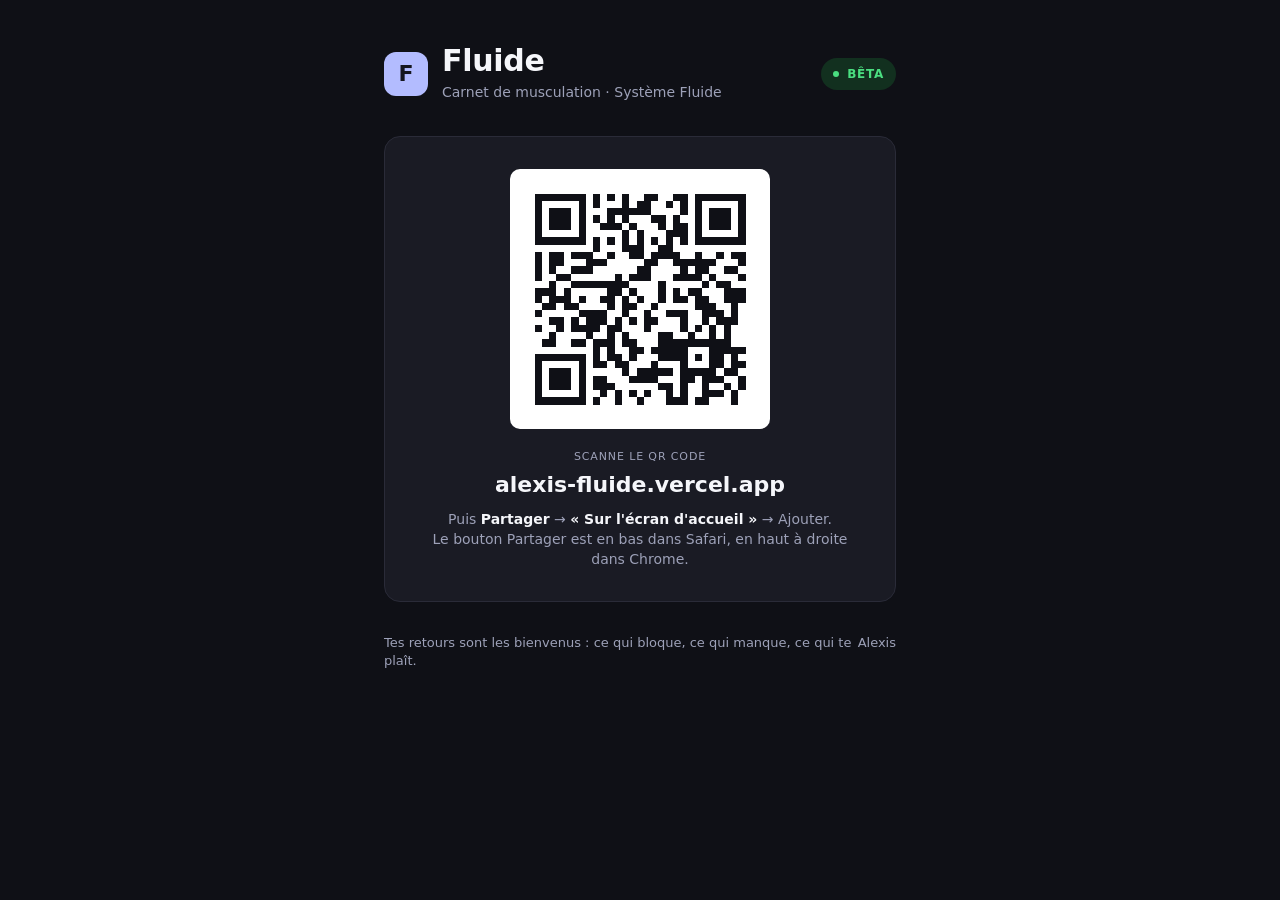
<file: livrables/fluide/fiche-beta.html>
<!doctype html>
<html lang="fr">
<head>
<meta charset="utf-8">
<meta name="viewport" content="width=device-width, initial-scale=1">
<title>Fluide — bêta</title>
<style>
  :root { --fond: #0f1016; --carte: #1a1b24; --bord: #2a2b38; --fort: #f5f6fa; --base: #c9ccd8; --discret: #9da1b8; --accent: #b3bcff; --succes: #4ade80; }
  * { box-sizing: border-box; }
  html, body { margin: 0; background: var(--fond); }
  body { font: 400 16px/24px Inter, -apple-system, system-ui, sans-serif; color: var(--base); -webkit-font-smoothing: antialiased; }
  .fiche { width: 600px; min-height: 800px; margin: 0 auto; padding: 48px 44px 40px; display: flex; flex-direction: column; gap: 28px; }
  .tete { display: flex; align-items: center; gap: 14px; }
  .logo { width: 44px; height: 44px; border-radius: 12px; background: var(--accent); color: #15161e; display: grid; place-items: center; font-weight: 700; font-size: 22px; }
  h1 { margin: 0; font: 600 30px/34px Inter, system-ui, sans-serif; color: var(--fort); letter-spacing: -0.01em; }
  .tete p { margin: 2px 0 0; color: var(--discret); font-size: 14px; }
  .pill { display: inline-flex; align-items: center; gap: 8px; padding: 4px 12px; border-radius: 999px; background: #12301f; color: var(--succes); font-size: 12px; font-weight: 600; letter-spacing: .06em; text-transform: uppercase; margin-left: auto; }
  .pill::before { content: ""; width: 6px; height: 6px; border-radius: 50%; background: currentColor; }
  .qr { background: var(--carte); border: 1px solid var(--bord); border-radius: 16px; padding: 28px; display: flex; align-items: center; gap: 28px; }
  .qr img { width: 180px; height: 180px; border-radius: 10px; background: #fff; padding: 10px; image-rendering: pixelated; }
  .qr .txt { flex: 1; }
  .over { font: 500 11px/16px Inter, system-ui, sans-serif; letter-spacing: .08em; text-transform: uppercase; color: var(--discret); margin: 0 0 6px; }
  .url { margin: 0; font: 600 22px/28px Inter, system-ui, sans-serif; color: var(--fort); word-break: break-all; }
  .qr .txt p.small { margin: 10px 0 0; color: var(--discret); font-size: 14px; line-height: 20px; }
  h2 { margin: 0 0 12px; font: 600 18px/24px Inter, system-ui, sans-serif; color: var(--fort); }
  ol { margin: 0; padding: 0; list-style: none; display: flex; flex-direction: column; gap: 10px; }
  li { display: flex; gap: 14px; align-items: flex-start; background: var(--carte); border: 1px solid var(--bord); border-radius: 12px; padding: 14px 16px; }
  .n { flex: none; width: 28px; height: 28px; border-radius: 50%; background: #262b4d; color: var(--accent); display: grid; place-items: center; font-weight: 600; font-size: 14px; }
  li b { color: var(--fort); font-weight: 600; }
  li span { display: block; }
  li .d { color: var(--discret); font-size: 14px; line-height: 20px; margin-top: 2px; }
  .note { border-radius: 12px; background: #3a2612; color: #ffd9b3; padding: 12px 16px; font-size: 14px; line-height: 20px; }
  .note b { color: #ffa24d; }
  .pied { margin-top: auto; color: var(--discret); font-size: 13px; line-height: 18px; display: flex; justify-content: space-between; }
</style>
</head>
<body>
<div class="fiche" style="min-height: 0; gap: 32px; padding: 44px 44px 36px">
  <div class="tete">
    <div class="logo">F</div>
    <div>
      <h1>Fluide</h1>
      <p>Carnet de musculation · Système Fluide</p>
    </div>
    <span class="pill">Bêta</span>
  </div>

  <div class="qr" style="flex-direction: column; text-align: center; gap: 20px; padding: 32px">
    <img src="qr-fluide.png" alt="QR code vers l'app" style="width: 260px; height: 260px">
    <div class="txt">
      <p class="over">Scanne le QR code</p>
      <p class="url">alexis-fluide.vercel.app</p>
      <p class="small">Puis <b style="color:#f5f6fa">Partager</b> → <b style="color:#f5f6fa">« Sur l'écran d'accueil »</b> → Ajouter.<br>Le bouton Partager est en bas dans Safari, en haut à droite dans Chrome.</p>
    </div>
  </div>

  <div class="pied" style="margin-top: 0">
    <span>Tes retours sont les bienvenus : ce qui bloque, ce qui manque, ce qui te plaît.</span>
    <span>Alexis</span>
  </div>
</div>
</body>
</html>
</file>
